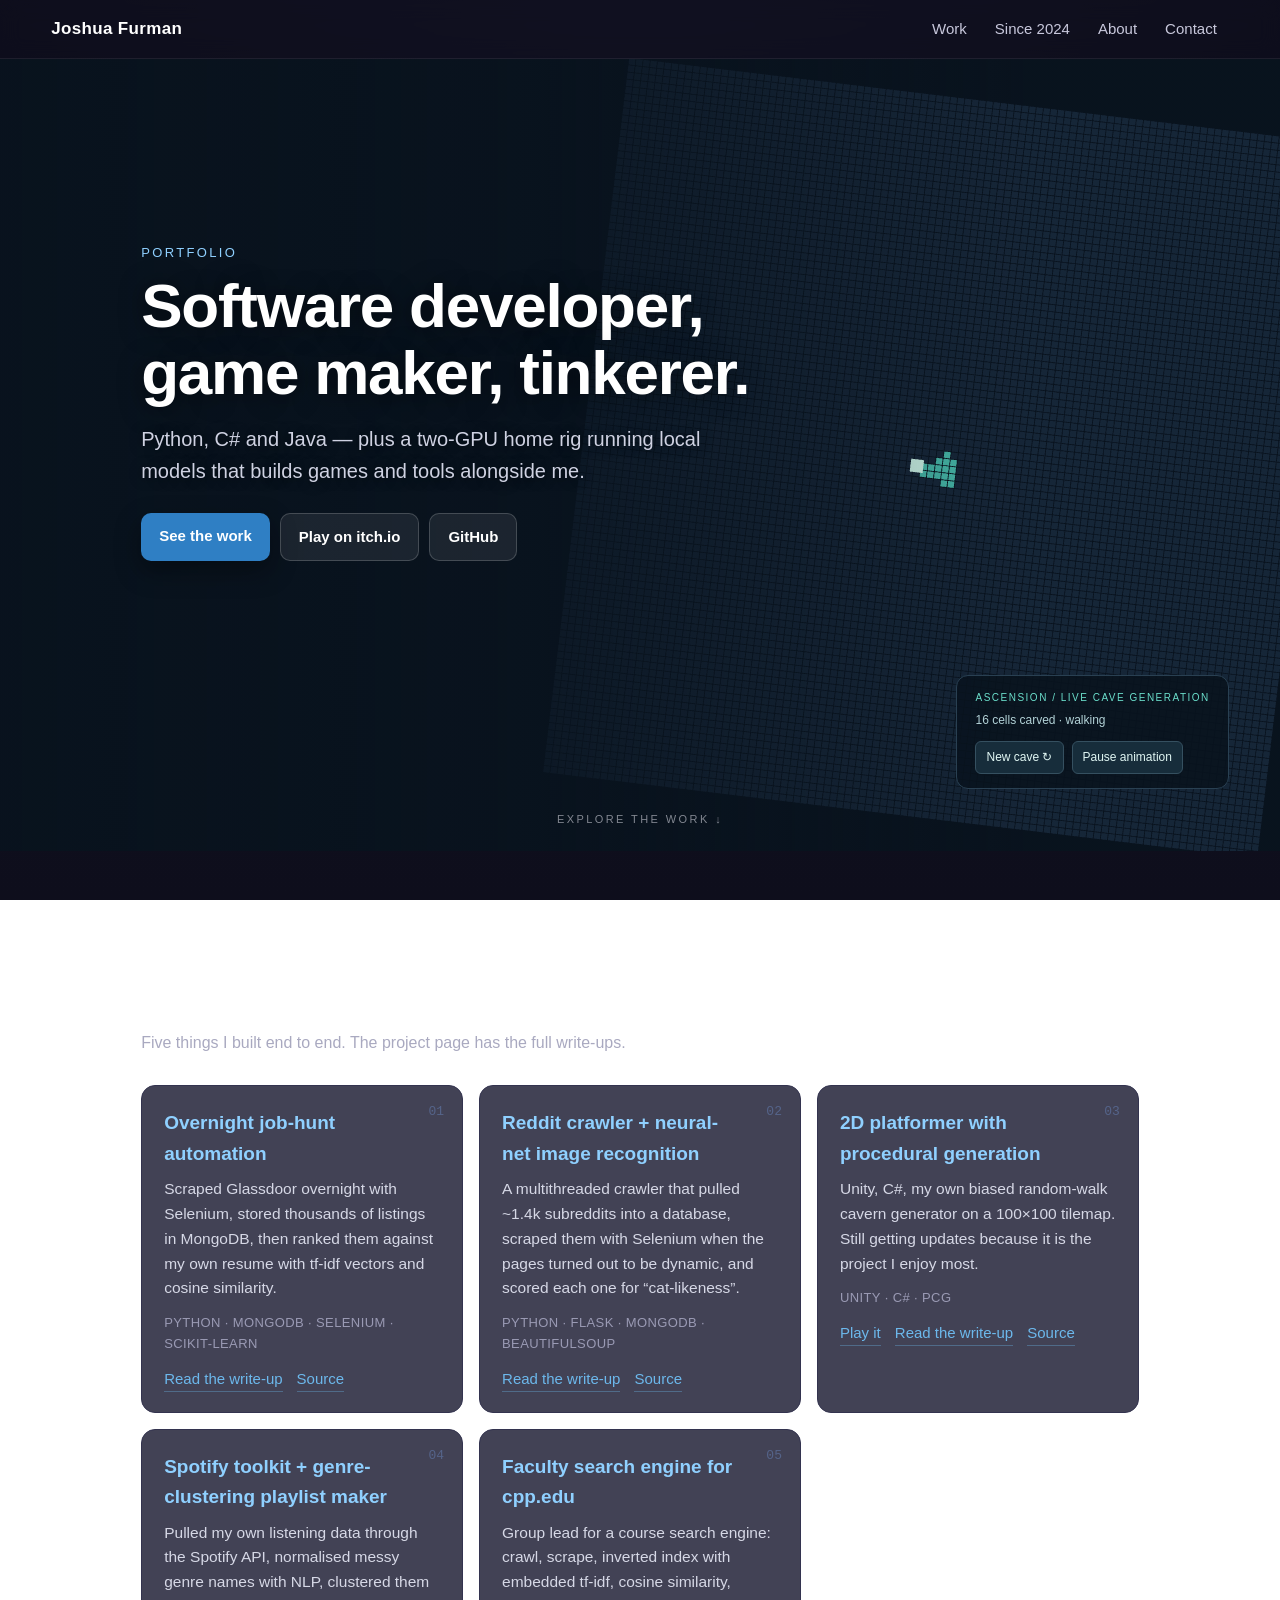
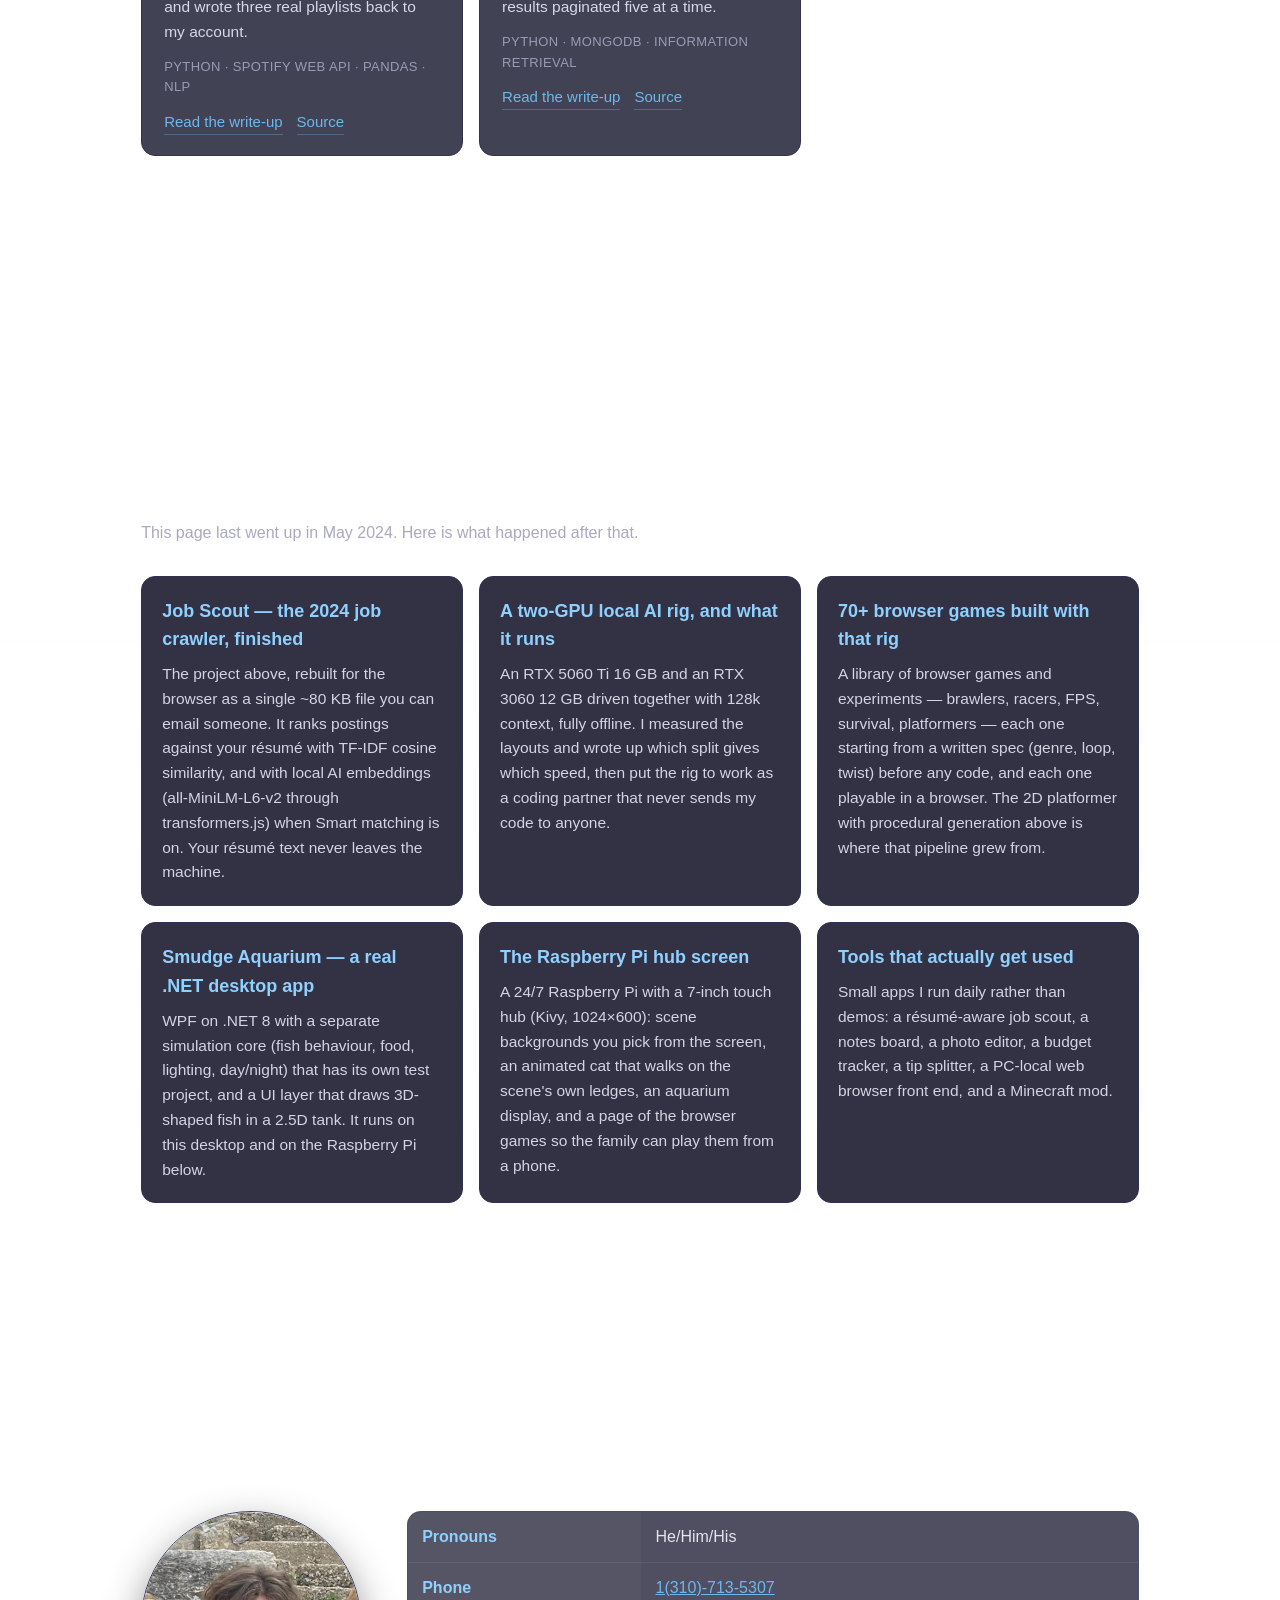
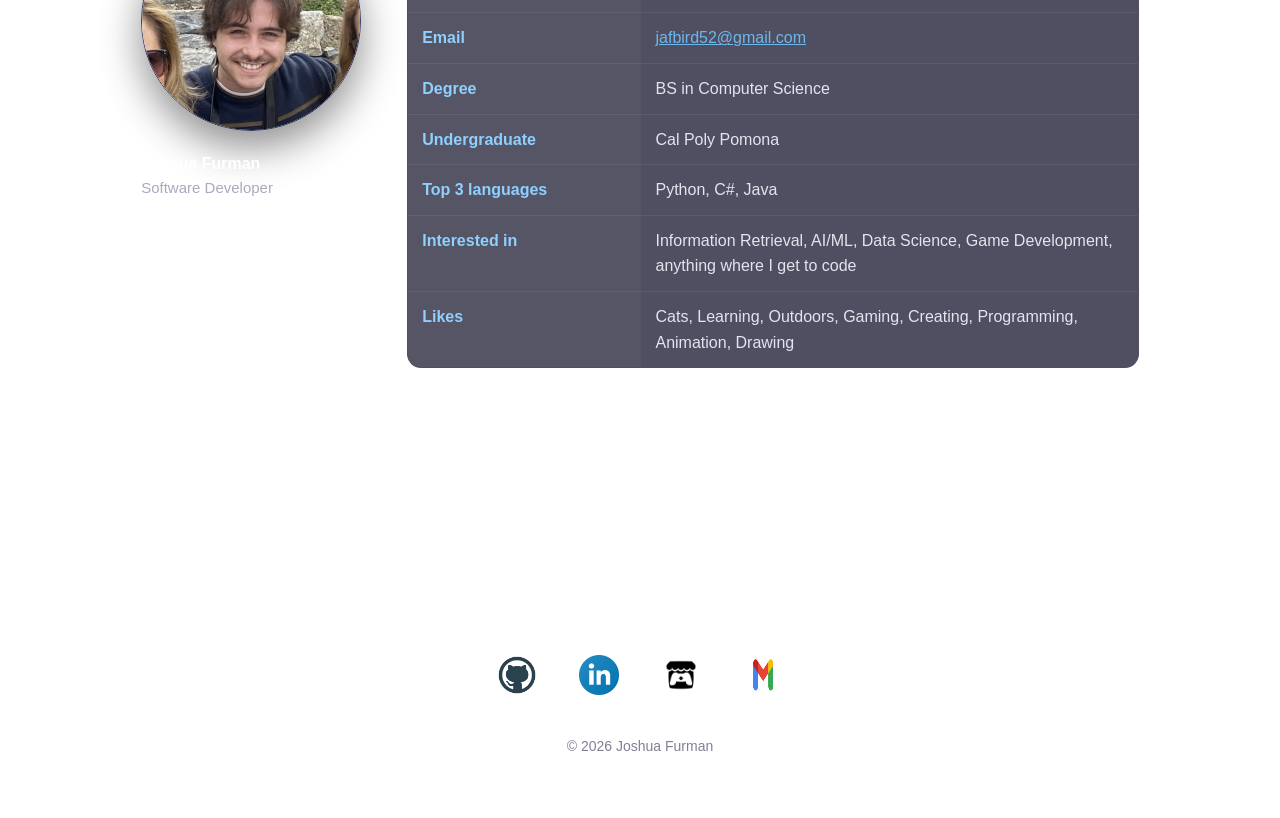
<file: index.html>
<!DOCTYPE html>
<html lang="en">
<head>
    <meta charset="UTF-8">
    <meta name="viewport" content="width=device-width, initial-scale=1.0">
    <meta name="description" content="Joshua Furman - software developer: Python, C#, Java, game development, procedural generation, and a local-AI build pipeline on a two-GPU home rig.">
    <meta property="og:title" content="Joshua Furman || Software Developer">
    <meta property="og:description" content="Projects, games, and the local-AI pipeline behind them.">
    <meta property="og:type" content="website">
    <meta property="og:image" content="https://jafurman.github.io/og-banner.webp">
    <meta name="twitter:card" content="summary_large_image">
    <meta property="og:url" content="https://jafurman.github.io/">
    <meta name="theme-color" content="#0c0c18">
    <link rel="canonical" href="https://jafurman.github.io/">
    <link rel="icon" type="image/png" href="favicon.png">
    <title>Joshua Furman || Software Developer</title>
    <link rel="stylesheet" type="text/css" href="style.css">
    <script>document.documentElement.className += ' js';</script>
    <script src="script.js" defer></script>
    <script type="importmap">
    { "imports": { "three": "./vendor/three.module.js" } }
    </script>
    <script type="module" src="hero3d.js"></script>
</head>

<body>

<div class="progress" id="progress" aria-hidden="true"></div>

<header class="topbar">
    <a class="brand" href="#top">Joshua Furman</a>
    <nav class="links">
        <a href="#work">Work</a>
        <a href="#since">Since 2024</a>
        <a href="#about">About</a>
        <a href="#contact">Contact</a>
    </nav>
</header>

<!-- the terrain canvas sits behind everything and the page scrolls over it -->
<div class="hero-rig" id="top">
    <div class="hero-canvas" id="hero" aria-hidden="true"></div>
    <div class="hero-inner">
        <p class="eyebrow">Portfolio</p>
        <h1>Software developer,<br>game maker, tinkerer.</h1>
        <p class="lede">Python, C# and Java &mdash; plus a two&#8209;GPU home rig running local models
           that builds games and tools alongside me.</p>
        <div class="cta">
            <a class="btn" href="#work">See the work</a>
            <a class="btn ghost" href="https://jafurman.itch.io/" target="_blank" rel="noopener">Play on itch.io</a>
            <a class="btn ghost" href="https://github.com/jafurman" target="_blank" rel="noopener">GitHub</a>
        </div>
    </div>
    <div class="walk-panel">
        <span class="walk-title">ASCENSION / LIVE CAVE GENERATION</span>
        <span id="walk-status">100 × 100 grid · center-out random walk</span>
        <div><button id="walk-reset" type="button">New cave ↻</button><button id="walk-pause" type="button" aria-pressed="false">Pause animation</button></div>
    </div>
    <a class="scroll-cue" href="#work">Explore the work ↓</a>
</div>

<main>

<section id="work" class="band">
    <h2 class="band-title reveal">Selected work</h2>
    <p class="band-sub reveal">Five things I built end to end. The project page has the full write-ups.</p>

    <div class="work-grid">
        <article class="work-card reveal" id="w1">
            <span class="num">01</span>
            <h3>Overnight job-hunt automation</h3>
            <p>Scraped Glassdoor overnight with Selenium, stored thousands of listings in MongoDB, then ranked them
               against my own resume with tf-idf vectors and cosine similarity.</p>
            <p class="stack">Python &middot; MongoDB &middot; Selenium &middot; scikit-learn</p>
            <p class="row"><a href="projects.html#p5">Read the write-up</a> <a href="https://github.com/jafurman/JobFinder" target="_blank" rel="noopener">Source</a></p>
        </article>

        <article class="work-card reveal" id="w2">
            <span class="num">02</span>
            <h3>Reddit crawler + neural-net image recognition</h3>
            <p>A multithreaded crawler that pulled ~1.4k subreddits into a database, scraped them with Selenium when
               the pages turned out to be dynamic, and scored each one for &ldquo;cat-likeness&rdquo;.</p>
            <p class="stack">Python &middot; Flask &middot; MongoDB &middot; BeautifulSoup</p>
            <p class="row"><a href="projects.html#p2">Read the write-up</a> <a href="https://github.com/jafurman/CatRedditCrawler-WebPage" target="_blank" rel="noopener">Source</a></p>
        </article>

        <article class="work-card reveal" id="w3">
            <span class="num">03</span>
            <h3>2D platformer with procedural generation</h3>
            <p>Unity, C#, my own biased random-walk cavern generator on a 100&times;100 tilemap. Still getting updates
               because it is the project I enjoy most.</p>
            <p class="stack">Unity &middot; C# &middot; PCG</p>
            <p class="row"><a href="https://jafurman.itch.io/9d" target="_blank" rel="noopener">Play it</a> <a href="projects.html#p1">Read the write-up</a> <a href="https://github.com/jafurman/2DPlatformer-with-Procedrual-Generation" target="_blank" rel="noopener">Source</a></p>
        </article>

        <article class="work-card reveal" id="w4">
            <span class="num">04</span>
            <h3>Spotify toolkit + genre-clustering playlist maker</h3>
            <p>Pulled my own listening data through the Spotify API, normalised messy genre names with NLP, clustered
               them and wrote three real playlists back to my account.</p>
            <p class="stack">Python &middot; Spotify Web API &middot; pandas &middot; NLP</p>
            <p class="row"><a href="projects.html#p3">Read the write-up</a> <a href="https://github.com/jafurman/SpotifyPlaylistMaker" target="_blank" rel="noopener">Source</a></p>
        </article>

        <article class="work-card reveal" id="w5">
            <span class="num">05</span>
            <h3>Faculty search engine for cpp.edu</h3>
            <p>Group lead for a course search engine: crawl, scrape, inverted index with embedded tf-idf, cosine
               similarity, results paginated five at a time.</p>
            <p class="stack">Python &middot; MongoDB &middot; information retrieval</p>
            <p class="row"><a href="projects.html#p4">Read the write-up</a> <a href="https://github.com/amehr2003/CS4250_Final_Project" target="_blank" rel="noopener">Source</a></p>
        </article>
    </div>

    <p class="band-foot reveal"><a class="btn ghost" href="projects.html">Long-form project page &rarr;</a></p>
</section>

<section id="since" class="band alt">
    <h2 class="band-title reveal">What I have been building since 2024</h2>
    <p class="band-sub reveal">This page last went up in May 2024. Here is what happened after that.</p>

    <div class="since-grid">
        <article class="since-card reveal">
            <h3>Job Scout &mdash; the 2024 job crawler, finished</h3>
            <p>The project above, rebuilt for the browser as a single ~80&nbsp;KB file you can email someone. It ranks
               postings against your r&eacute;sum&eacute; with TF-IDF cosine similarity, and with local AI embeddings
               (all-MiniLM-L6-v2 through transformers.js) when Smart matching is on. Your r&eacute;sum&eacute; text
               never leaves the machine.</p>
        </article>

        <article class="since-card reveal">
            <h3>A two-GPU local AI rig, and what it runs</h3>
            <p>An RTX 5060 Ti 16&nbsp;GB and an RTX 3060 12&nbsp;GB driven together with 128k context, fully offline.
               I measured the layouts and wrote up which split gives which speed, then put the rig to work as a coding
               partner that never sends my code to anyone.</p>
        </article>

        <article class="since-card reveal">
            <h3>70+ browser games built with that rig</h3>
            <p>A library of browser games and experiments &mdash; brawlers, racers, FPS, survival, platformers &mdash;
               each one starting from a written spec (genre, loop, twist) before any code, and each one playable in a
               browser. The 2D platformer with procedural generation above is where that pipeline grew from.</p>
        </article>

        <article class="since-card reveal">
            <h3>Smudge Aquarium &mdash; a real .NET desktop app</h3>
            <p>WPF on .NET 8 with a separate simulation core (fish behaviour, food, lighting, day/night) that has its
               own test project, and a UI layer that draws 3D-shaped fish in a 2.5D tank. It runs on this desktop and
               on the Raspberry Pi below.</p>
        </article>

        <article class="since-card reveal">
            <h3>The Raspberry Pi hub screen</h3>
            <p>A 24/7 Raspberry Pi with a 7-inch touch hub (Kivy, 1024&times;600): scene backgrounds you pick from the
               screen, an animated cat that walks on the scene's own ledges, an aquarium display, and a page of the
               browser games so the family can play them from a phone.</p>
        </article>

        <article class="since-card reveal">
            <h3>Tools that actually get used</h3>
            <p>Small apps I run daily rather than demos: a r&eacute;sum&eacute;-aware job scout, a notes board, a photo
               editor, a budget tracker, a tip splitter, a PC-local web browser front end, and a Minecraft mod.</p>
        </article>
    </div>
</section>

<section id="about" class="band">
    <h2 class="band-title reveal">Quick facts</h2>

    <div class="about-wrap reveal">
        <div class="portrait">
            <img src="headshot2.webp" alt="Joshua Furman" loading="lazy">
            <p class="who">Joshua Furman <span>Software Developer</span></p>
        </div>

        <table class="facts">
            <tr><th>Pronouns</th><td>He/Him/His</td></tr>
            <tr><th>Phone</th><td><a href="tel:13107135307">1(310)-713-5307</a></td></tr>
            <tr><th>Email</th><td><a href="mailto:jafbird52@gmail.com">jafbird52@gmail.com</a></td></tr>
            <tr><th>Degree</th><td>BS in Computer Science</td></tr>
            <tr><th>Undergraduate</th><td>Cal Poly Pomona</td></tr>
            <tr><th>Top 3 languages</th><td>Python, C#, Java</td></tr>
            <tr><th>Interested in</th><td>Information Retrieval, AI/ML, Data Science, Game Development, anything where I get to code</td></tr>
            <tr><th>Likes</th><td>Cats, Learning, Outdoors, Gaming, Creating, Programming, Animation, Drawing</td></tr>
        </table>
    </div>
</section>

<footer id="contact" class="footer">
    <h2 class="reveal">Say hello</h2>
    <div class="social reveal">
        <a href="https://github.com/jafurman" target="_blank" rel="noopener"><img src="githubIcon.webp" alt="GitHub"></a>
        <a href="https://www.linkedin.com/in/joshua-furman-7784221ab/" target="_blank" rel="noopener"><img src="linkedinIcon.webp" alt="LinkedIn"></a>
        <a href="https://jafurman.itch.io/" target="_blank" rel="noopener"><img src="itchIcon.webp" alt="itch.io"></a>
        <a href="mailto:jafbird52@gmail.com"><img src="gmailIcon.webp" alt="Email"></a>
    </div>
    <p class="fine">&copy; <span id="year">2026</span> Joshua Furman</p>
</footer>

</main>
</body>
</html>
</file>
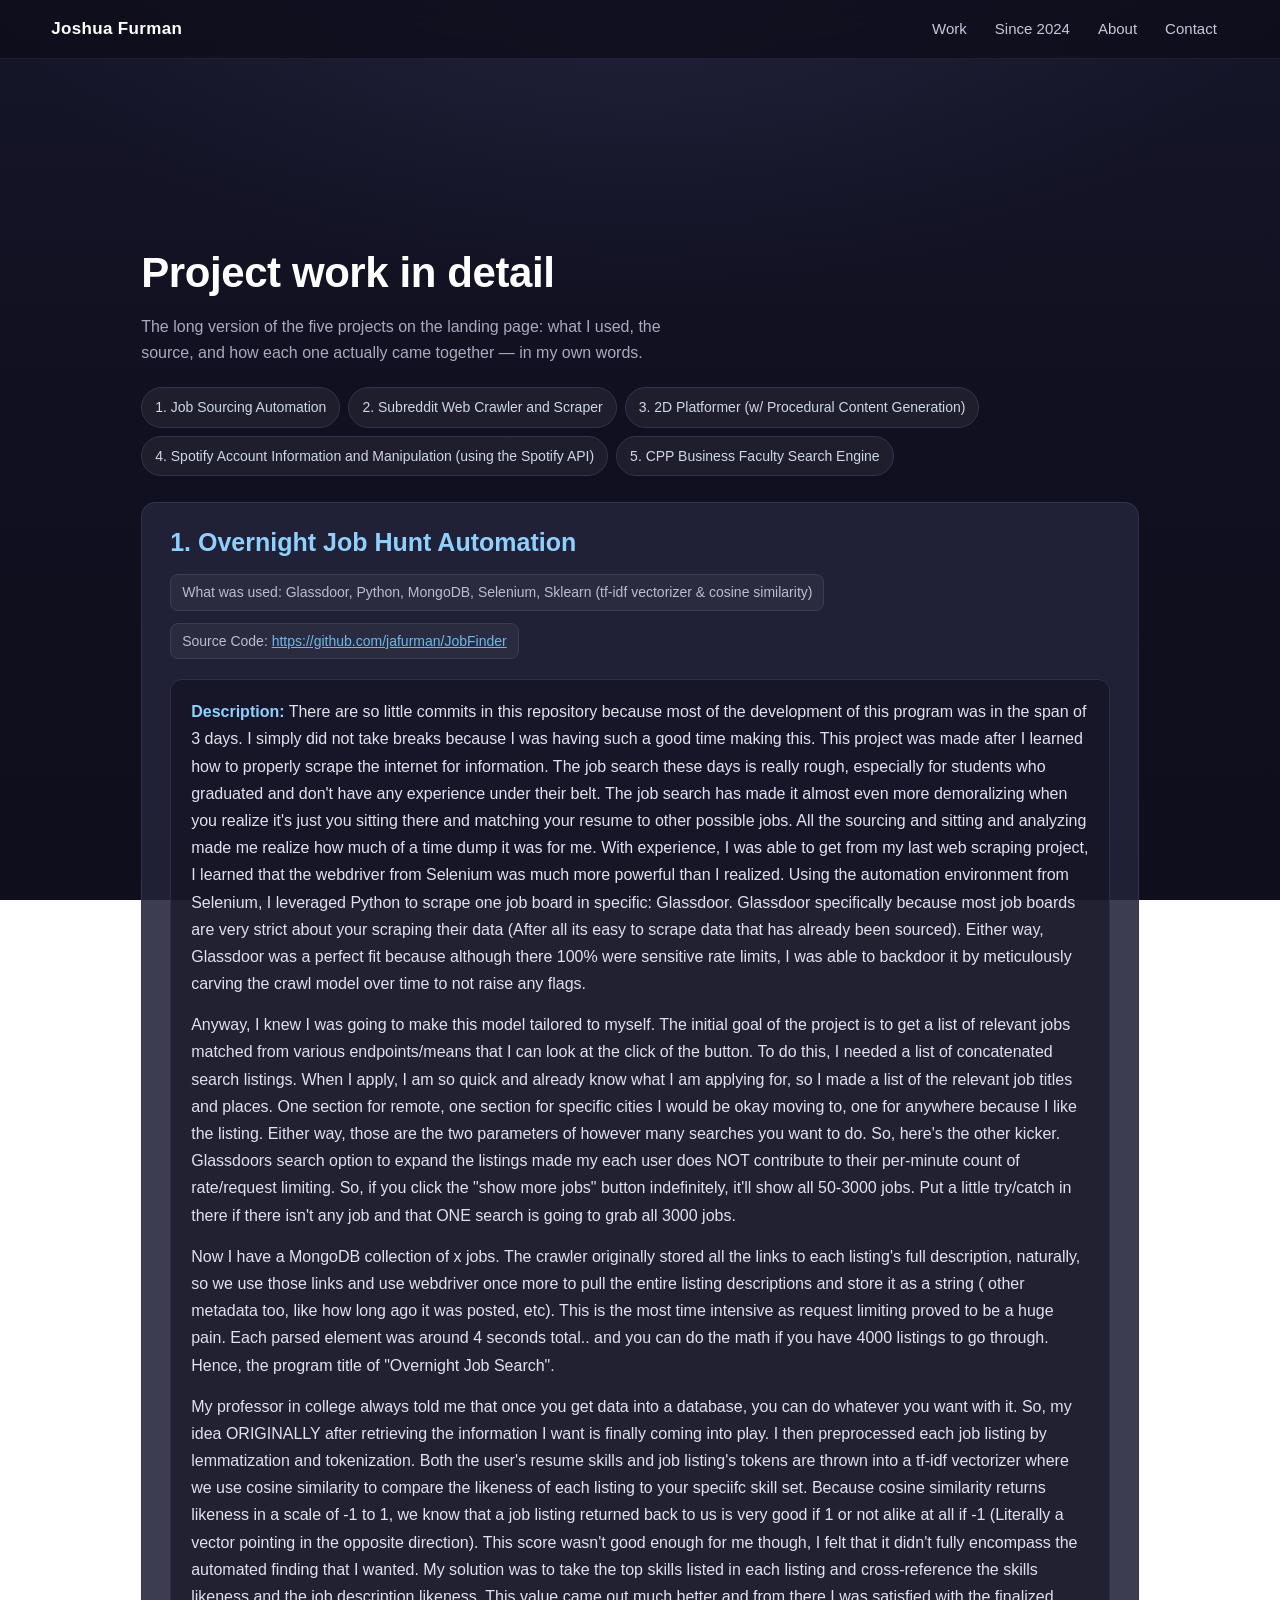
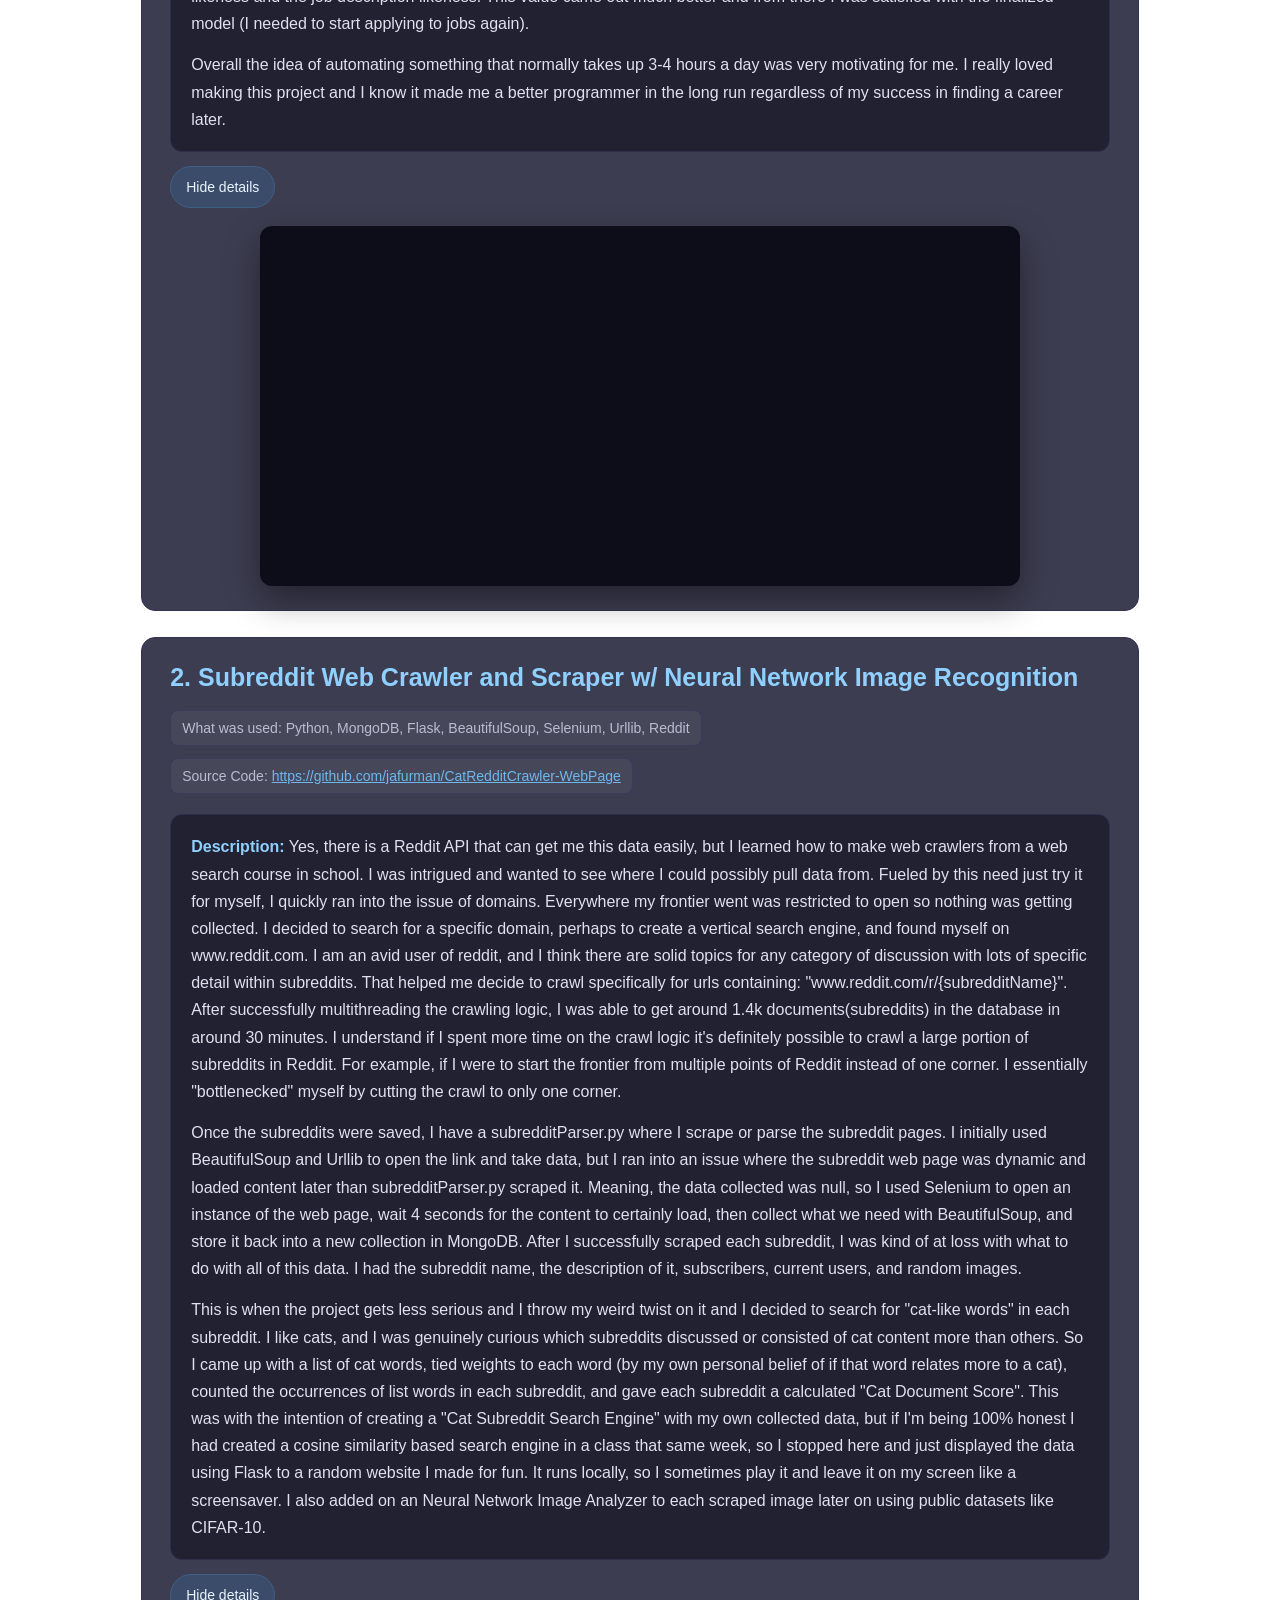
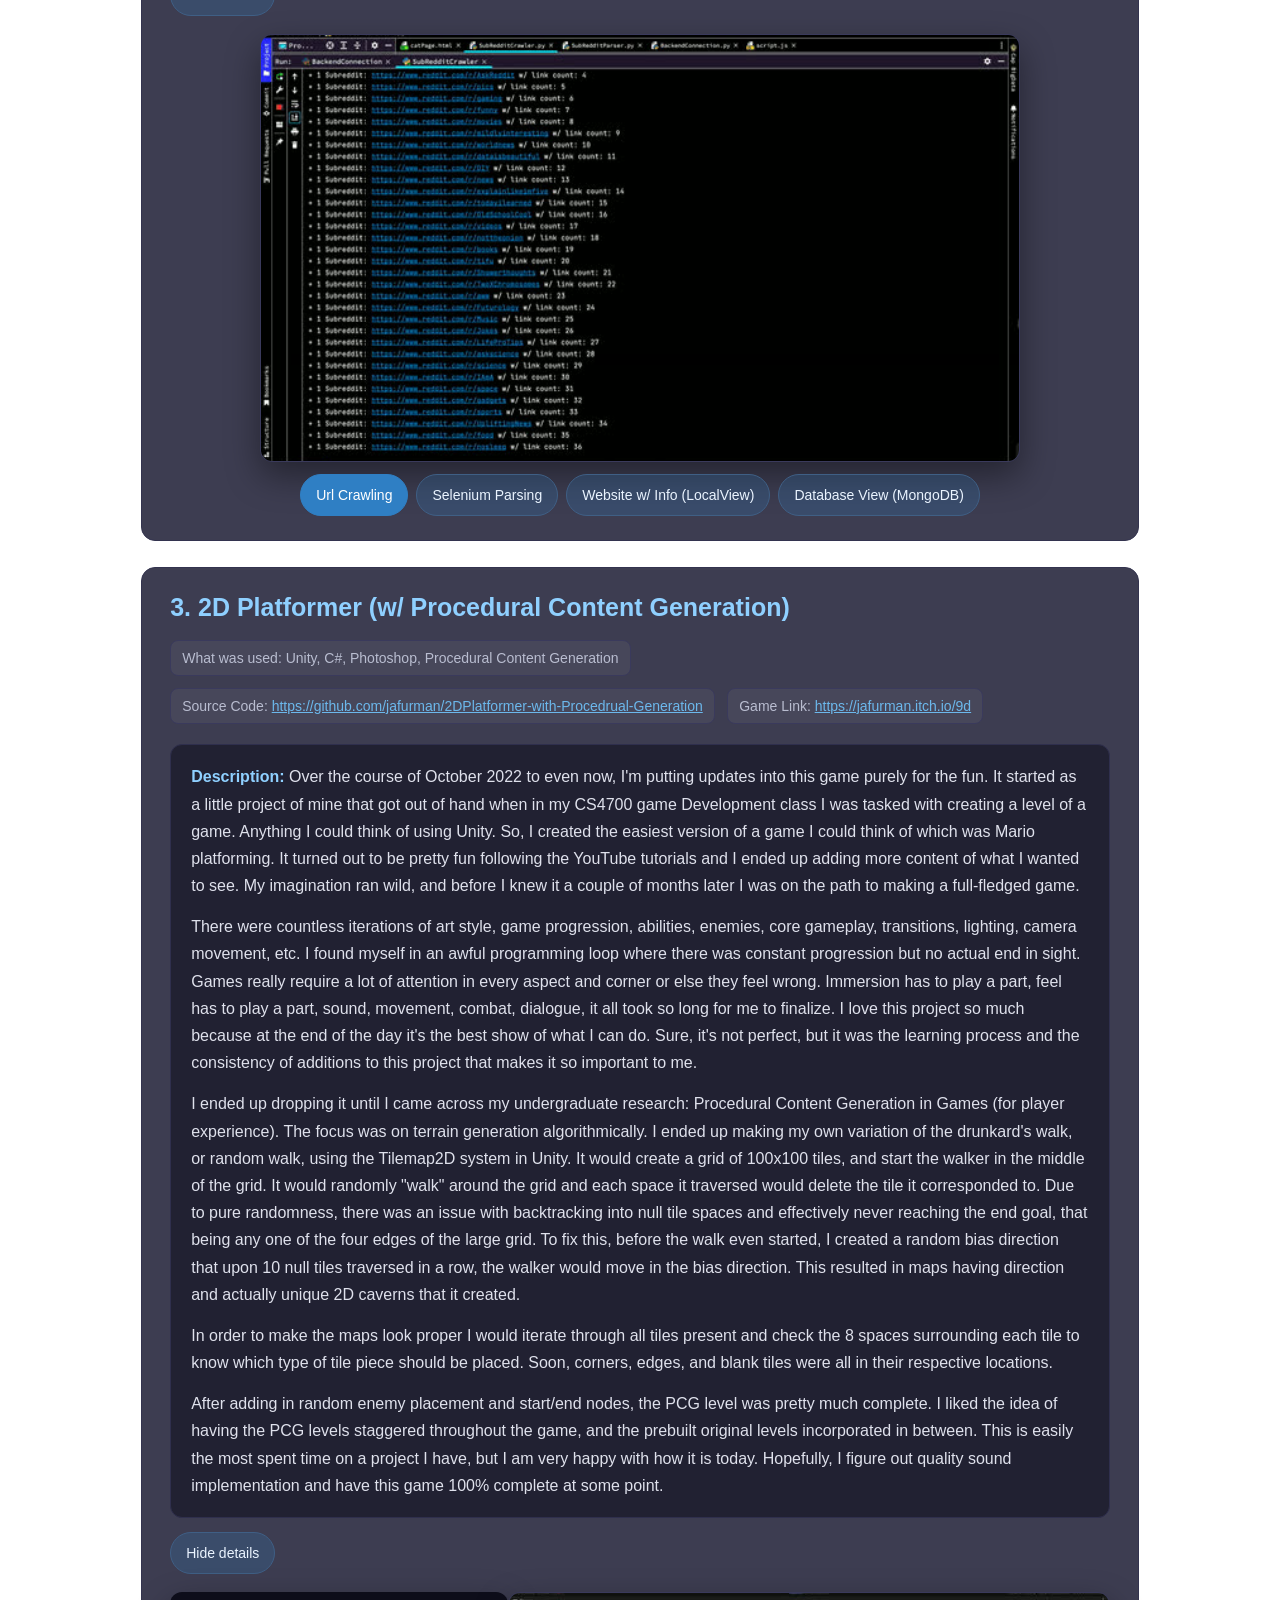
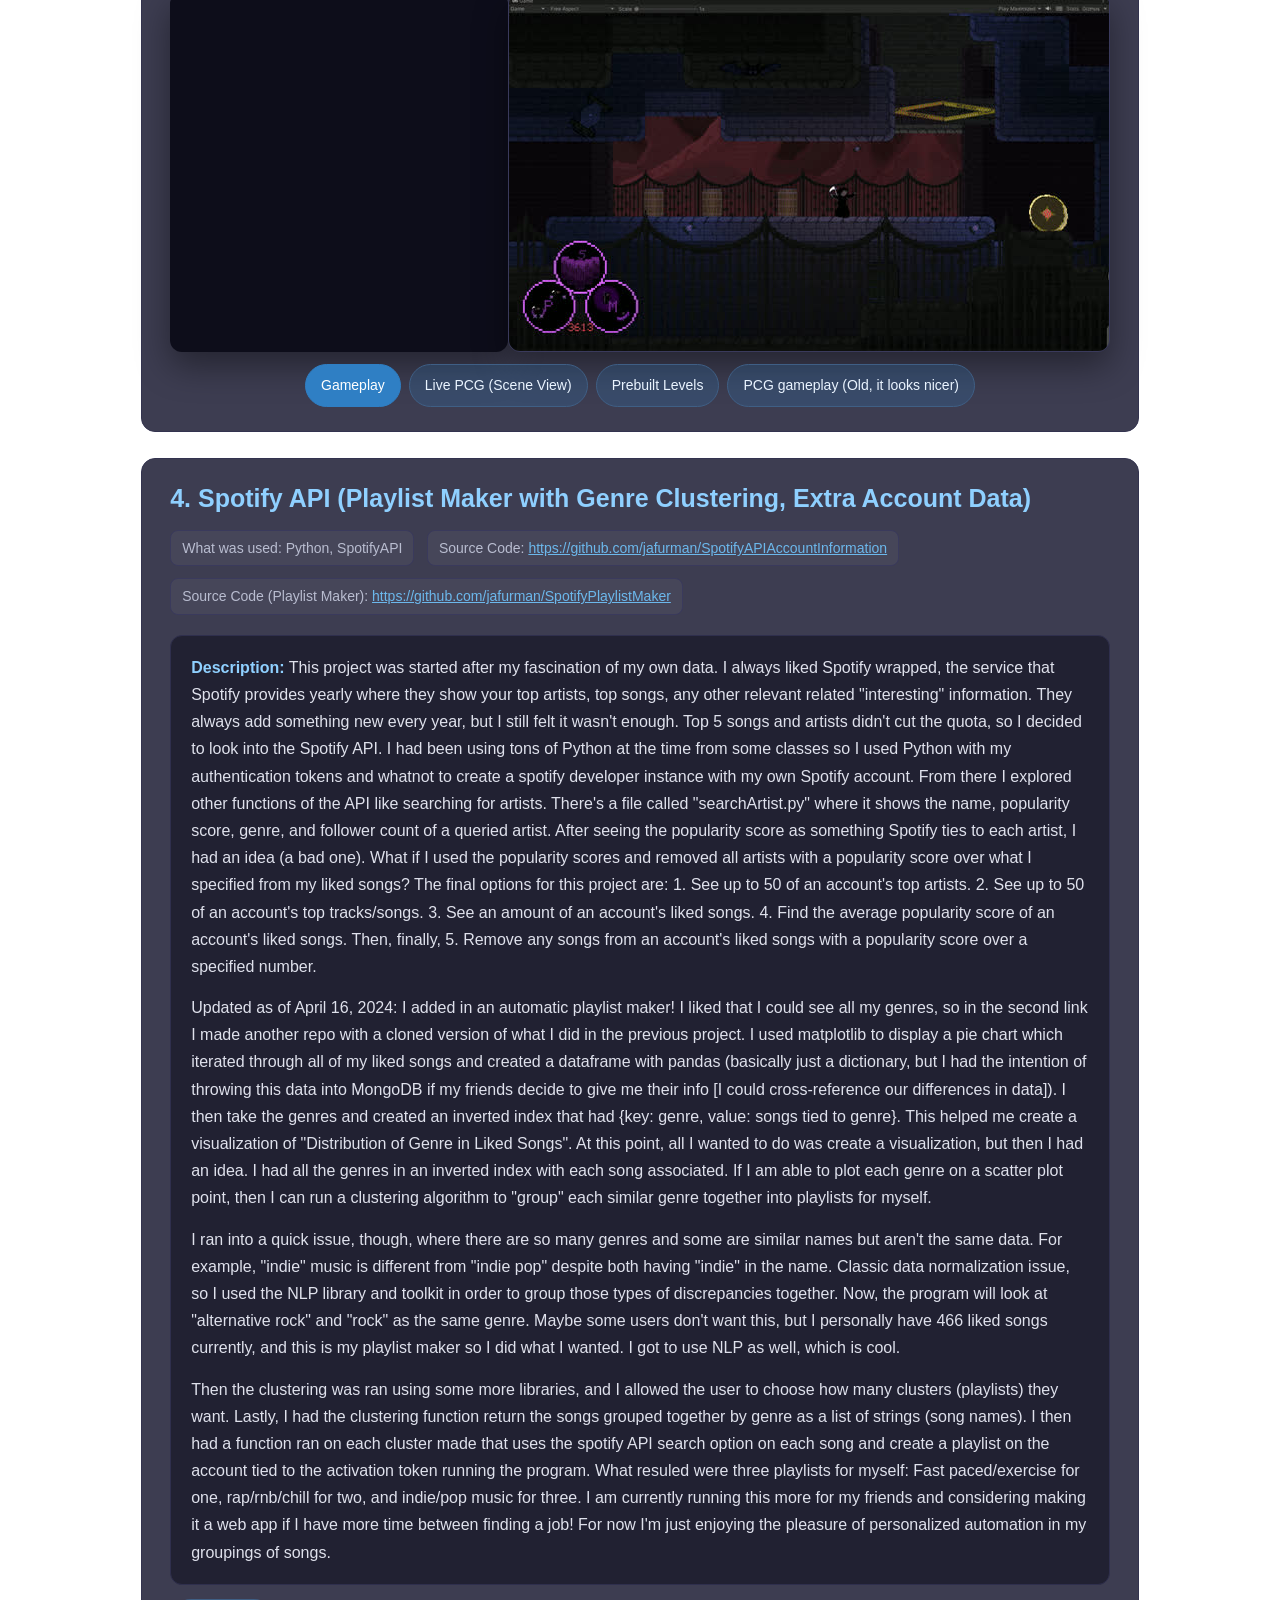
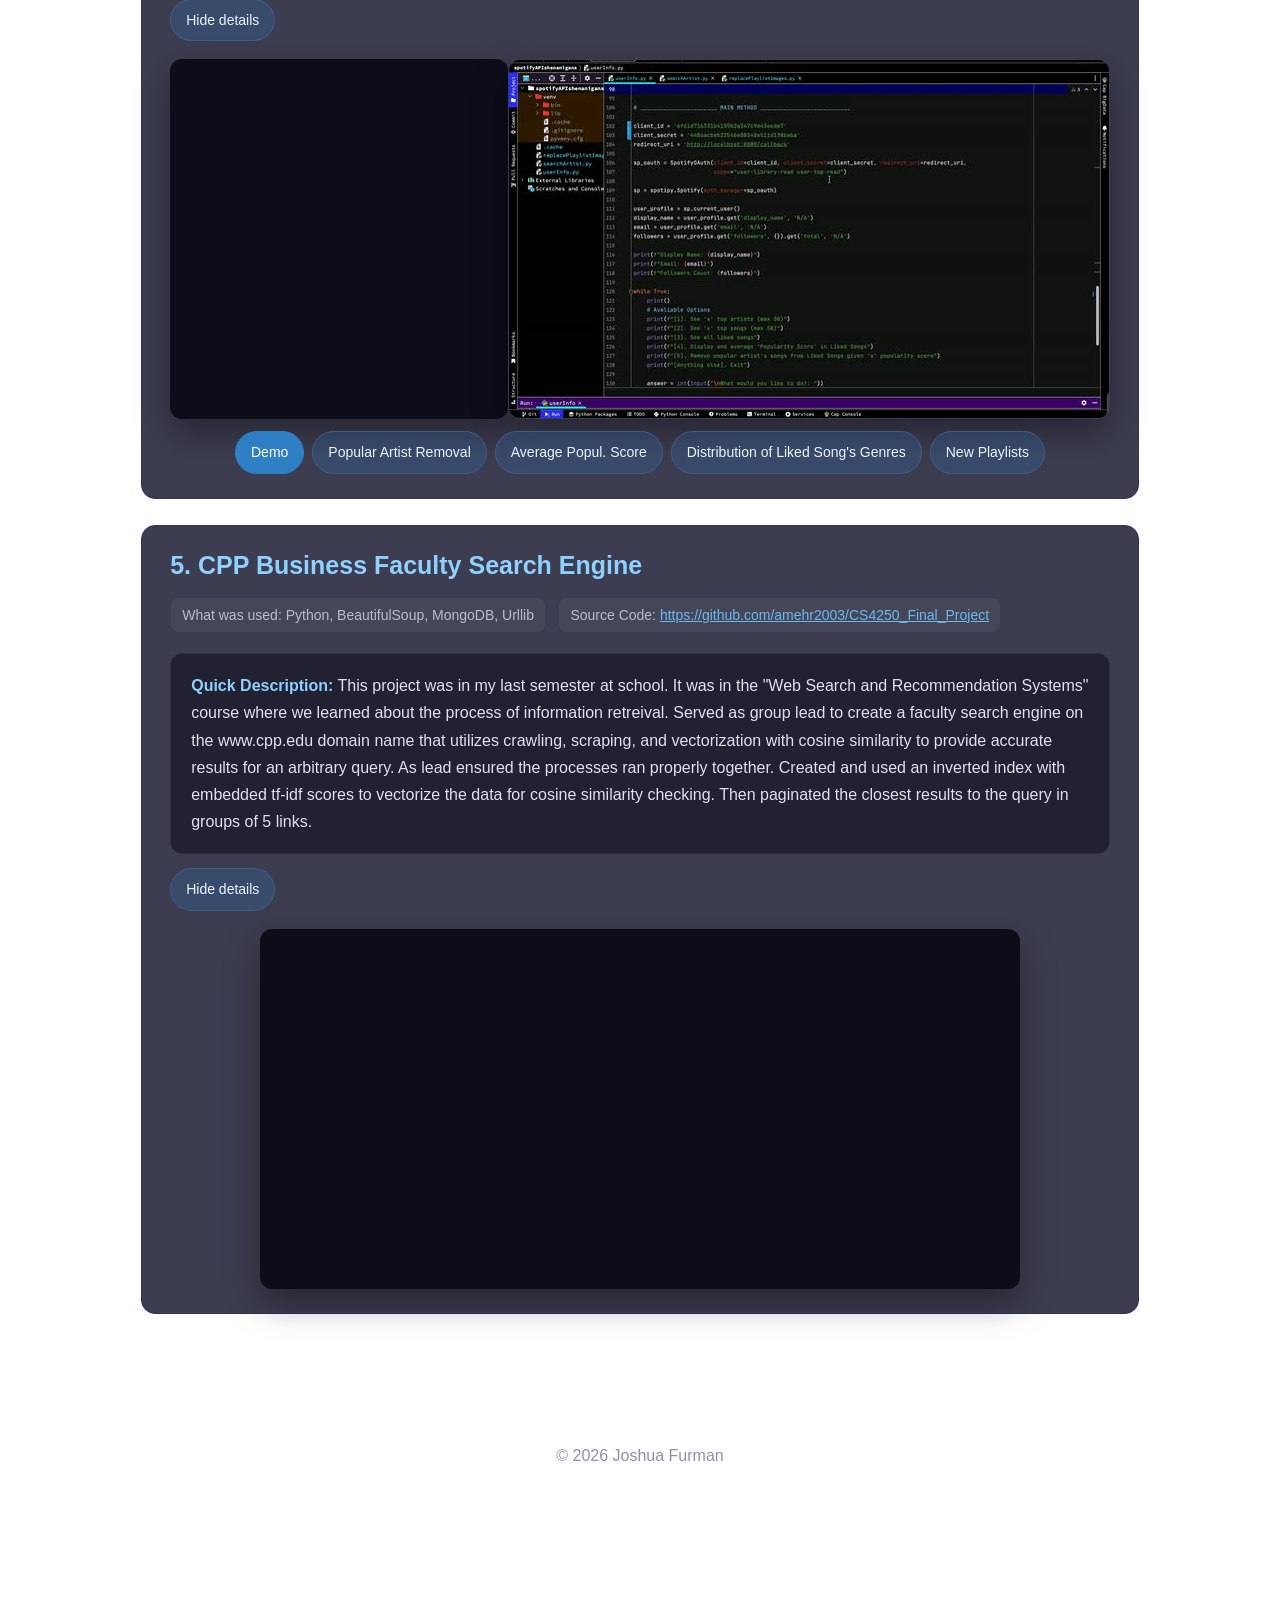
<file: projects.html>
<!DOCTYPE html>
<html lang="en">
<head>
    <meta charset="UTF-8">
    <meta name="viewport" content="width=device-width, initial-scale=1.0">
    <meta name="description" content="Joshua Furman's projects: job-matching automation, a Reddit crawler with neural-net image recognition, a 2D platformer with procedural generation, a Spotify API toolkit, and a faculty search engine.">
    <title>Projects || Joshua Furman</title>
    <meta name="theme-color" content="#0c0c18">
    <link rel="canonical" href="https://jafurman.github.io/projects.html">
    <link rel="icon" type="image/png" href="favicon.png">
    <link rel="stylesheet" type="text/css" href="style.css">
    <link rel="stylesheet" type="text/css" href="projectStyle.css">
    <script>document.documentElement.className += ' js';</script>
    <script src="projectScript.js" defer></script>
    <script src="script.js" defer></script>
</head>

<body>

<div class="progress" id="progress" aria-hidden="true"></div>

<header class="topbar">
    <a class="brand" href="index.html">Joshua Furman</a>
    <nav class="links">
        <a href="index.html#work">Work</a>
        <a href="index.html#since">Since 2024</a>
        <a href="index.html#about">About</a>
        <a href="index.html#contact">Contact</a>
    </nav>
</header>

<main class="band">

<div class="page-head reveal">
    <h1>Project work in detail</h1>
    <p>The long version of the five projects on the landing page: what I used, the source, and how each one actually
       came together &mdash; in my own words.</p>
</div>

<div class="directory reveal">
    <a href="#p5">1. Job Sourcing Automation</a>
    <a href="#p2">2. Subreddit Web Crawler and Scraper</a>
    <a href="#p1">3. 2D Platformer (w/ Procedural Content Generation)</a>
    <a href="#p3">4. Spotify Account Information and Manipulation (using the Spotify API)</a>
    <a href="#p4">5. CPP Business Faculty Search Engine</a>
</div>

<div class="project reveal" id="p5">
    <h3> 1. Overnight Job Hunt Automation</h3>
    <li>What was used: Glassdoor, Python, MongoDB, Selenium, Sklearn (tf-idf vectorizer & cosine similarity) </li>
    <li>Source Code: <a href="https://github.com/jafurman/JobFinder">https://github.com/jafurman/JobFinder</a></li>
    <div id="projectDescription5" class="case"><p><strong>Description:</strong>

        There are so little commits in this repository because most of the development of this program was in the span of 3 days.
        I simply did not take breaks because I was having such a good time making this. This project was made after I learned how
        to properly scrape the internet for information. The job search these days is really rough, especially for students who graduated
        and don't have any experience under their belt. The job search has made it almost even more demoralizing when you realize it's just
        you sitting there and matching your resume to other possible jobs. All the sourcing and sitting and analyzing made me realize how much of a
        time dump it was for me. With experience, I was able to get from my last web scraping project, I learned that the webdriver from
        Selenium was much more powerful than I realized. Using the automation environment from Selenium, I leveraged Python to scrape one job board in specific:
        Glassdoor. Glassdoor specifically because most job boards are very strict about your scraping their data (After all its easy to scrape data that has
        already been sourced). Either way, Glassdoor was a perfect fit because although there 100% were sensitive rate limits, I was able to backdoor it by
        meticulously carving the crawl model over time to not raise any flags.
        </p>

        <p>Anyway, I knew I was going to make this model tailored to myself. The initial goal of the project is to get a list of relevant jobs matched from various endpoints/means
        that I can look at the click of the button. To do this, I needed a list of concatenated search listings. When I apply, I am so quick and already know what I am applying for,
        so I made a list of the relevant job titles and places. One section for remote, one section for specific cities I would be okay moving to, one for anywhere because I like the listing.
        Either way, those are the two parameters of however many searches you want to do. So, here's the other kicker. Glassdoors search option to expand the listings made my each user
        does NOT contribute to their per-minute count of rate/request limiting. So, if you click the "show more jobs" button indefinitely, it'll show all 50-3000 jobs. Put a little try/catch in there
        if there isn't any job and that ONE search is going to grab all 3000 jobs.

        </p>

        <p>Now I have a MongoDB collection of x jobs. The crawler originally stored all the links to each listing's full description, naturally, so we use those links and use webdriver once more
        to pull the entire listing descriptions and store it as a string ( other metadata too, like how long ago it was posted, etc). This is the most time intensive as request limiting proved
        to be a huge pain. Each parsed element was around 4 seconds total.. and you can do the math if you have 4000 listings to go through. Hence, the program title of "Overnight Job Search".

        </p>

        <p>My professor in college always told me that once you get data into a database, you can do whatever you want with it. So, my idea ORIGINALLY after retrieving the information I want is finally
        coming into play. I then preprocessed each job listing by lemmatization and tokenization. Both the user's resume skills and job listing's tokens are thrown into a tf-idf vectorizer where we
        use cosine similarity to compare the likeness of each listing to your speciifc skill set. Because cosine similarity returns likeness in a scale of -1 to 1, we know that a job listing returned
        back to us is very good if 1 or not alike at all if -1 (Literally a vector pointing in the opposite direction). This score wasn't good enough for me though, I felt that it didn't fully encompass
        the automated finding that I wanted. My solution was to take the top skills listed in each listing and cross-reference the skills likeness and the job description likeness. This value came out much better
        and from there I was satisfied with the finalized model (I needed to start applying to jobs again).

        </p>

        <p>Overall the idea of automating something that normally takes up 3-4 hours a day was very motivating for me. I really loved making this project and I know it made me a better programmer in the long run
        regardless of my success in finding a career later.</p>
    </div>

    <div class="button">
        <button onclick="toggleDescription('projectDescription5')">Hide details</button>
    </div>

    <div class="project-images">
        <div class="video">
            <iframe width="640" height="360" src="https://www.youtube.com/embed/zuG7MLw_nHU?si=3AdZK0DcETiTTbP_" title="YouTube video player" frameborder="0" allow="accelerometer; autoplay; clipboard-write; encrypted-media; gyroscope; picture-in-picture; web-share" referrerpolicy="strict-origin-when-cross-origin" allowfullscreen></iframe>        </div>
    </div>

</div>

<div class="project reveal" id="p2">
    <h3> 2. Subreddit Web Crawler and Scraper w/ Neural Network Image Recognition</h3>
    <li>What was used: Python, MongoDB, Flask, BeautifulSoup, Selenium, Urllib, Reddit </li>
    <li>Source Code: <a href="https://github.com/jafurman/CatRedditCrawler-WebPage">https://github.com/jafurman/CatRedditCrawler-WebPage</a></li>
    <div id="projectDescription2" class="case"><p><strong>Description:</strong>

        Yes, there is a Reddit API that can get me this data easily, but I learned how to make web crawlers from a web search course in school. I was intrigued and wanted to see where I could
        possibly pull data from. Fueled by this need just try it for myself, I quickly ran into the issue of domains. Everywhere my frontier went was restricted to open so nothing was getting collected.
        I decided to search for a specific domain, perhaps to create a vertical search engine, and found myself on www.reddit.com. I am an avid user of reddit, and I think there are solid topics for any category
        of discussion with lots of specific detail within subreddits. That helped me decide to crawl specifically for urls containing: "www.reddit.com/r/{subredditName}". After successfully multithreading
        the crawling logic, I was able to get around 1.4k documents(subreddits) in the database in around 30 minutes. I understand if I spent more time on the crawl logic it's definitely possible to crawl a large portion
        of subreddits in Reddit. For example, if I were to start the frontier from multiple points of Reddit instead of one corner. I essentially "bottlenecked" myself by cutting the crawl to only one corner.
        </p>

        <p>Once the subreddits were saved, I have a subredditParser.py where I scrape or parse the subreddit pages. I initially used BeautifulSoup and Urllib to open the link and take data, but I ran into an issue
        where the subreddit web page was dynamic and loaded content later than subredditParser.py scraped it. Meaning, the data collected was null, so I used Selenium to open an instance of the web page,
        wait 4 seconds for the content to certainly load, then collect what we need with BeautifulSoup, and store it back into a new collection in MongoDB. After I successfully scraped each subreddit, I was kind
        of at loss with what to do with all of this data. I had the subreddit name, the description of it, subscribers, current users, and random images. </p>

        <p>This is when the project gets less serious and I throw my weird twist on it
        and I decided to search for "cat-like words" in each subreddit. I like cats, and I was genuinely curious which subreddits discussed or consisted of cat content more than others. So I came up with a list of cat words, tied weights
        to each word (by my own personal belief of if that word relates more to a cat), counted the occurrences of list words in each subreddit, and gave each subreddit a calculated "Cat Document Score". This was with the intention
        of creating a "Cat Subreddit Search Engine" with my own collected data, but if I'm being 100% honest I had created a cosine similarity based search engine in a class that same week, so I stopped here and just displayed
        the data using Flask to a random website I made for fun. It runs locally, so I sometimes play it and leave it on my screen like a screensaver. I also added on an Neural Network Image Analyzer to each scraped image later on using
        public datasets like CIFAR-10.</p>
    </div>
    <div class="button">
        <button onclick="toggleDescription('projectDescription2')">Hide details</button>
    </div>

    <div class="project-images">

        <video class="image" poster="crawl-poster.jpg" muted loop playsinline preload="none"><source src="crawl.mp4" type="video/mp4"></video>
        <video class="image" poster="parsing-poster.jpg" muted loop playsinline preload="none"><source src="parsing.mp4" type="video/mp4"></video>
        <video class="image" poster="website-poster.jpg" muted loop playsinline preload="none"><source src="website.mp4" type="video/mp4"></video>
        <video class="image" poster="database-poster.jpg" muted loop playsinline preload="none"><source src="database.mp4" type="video/mp4"></video>
    </div>
    <div class="buttons">
        <button onclick="toggleImage(0, this)">Url Crawling</button>
        <button onclick="toggleImage(1, this)">Selenium Parsing</button>
        <button onclick="toggleImage(2, this)">Website w/ Info (LocalView)</button>
        <button onclick="toggleImage(3, this)">Database View (MongoDB)</button>
    </div>
    </div>



<div class="project reveal" id="p1">
    <h3> 3. 2D Platformer (w/ Procedural Content Generation)</h3>
    <li>What was used: Unity, C#, Photoshop, Procedural Content Generation</li>
    <li>Source Code: <a href="https://github.com/jafurman/2DPlatformer-with-Procedrual-Generation">https://github.com/jafurman/2DPlatformer-with-Procedrual-Generation</a></li>
    <li>Game Link: <a href="https://jafurman.itch.io/9d">https://jafurman.itch.io/9d</a></li>
    <div id="projectDescription1" class="case"><p><strong>Description:</strong>

        Over the course of October 2022 to even now, I'm putting updates into this game purely for the fun. It started as a little project of mine that got out of hand when in my CS4700 game
        Development class I was tasked with creating a level of a game. Anything I could think of using Unity. So, I created the easiest version of a game I could think of which was Mario platforming.
        It turned out to be pretty fun following the YouTube tutorials and I ended up adding more content of what I wanted to see. My imagination ran wild, and before I knew it a couple of months later I was
        on the path to making a full-fledged game. </p>

        <p>There were countless iterations of art style, game progression, abilities, enemies, core gameplay, transitions, lighting, camera movement, etc. I found myself in
        an awful programming loop where there was constant progression but no actual end in sight. Games really require a lot of attention in every aspect and corner or else they feel wrong. Immersion has to play
        a part, feel has to play a part, sound, movement, combat, dialogue, it all took so long for me to finalize. I love this project so much because at the end of the day it's the best show of what I can do.
        Sure, it's not perfect, but it was the learning process and the consistency of additions to this project that makes it so important to me. </p>

        <p>I ended up dropping it until I came across my undergraduate research:
        Procedural Content Generation in Games (for player experience). The focus was on terrain generation algorithmically. I ended up making my own variation of the drunkard's walk, or random walk, using the Tilemap2D system
        in Unity. It would create a grid of 100x100 tiles, and start the walker in the middle of the grid. It would randomly "walk" around the grid and each space it traversed would delete the tile it corresponded to.
        Due to pure randomness, there was an issue with backtracking into null tile spaces and effectively never reaching the end goal, that being any one of the four edges of the large grid. To fix this, before the walk even started,
        I created a random bias direction that upon 10 null tiles traversed in a row, the walker would move in the bias direction. This resulted in maps having direction and actually unique 2D caverns that it created.
        </p>

        <p>In order to make the maps look proper I would iterate through all tiles present and check the 8 spaces surrounding each tile to know which type of tile piece should be placed. Soon, corners, edges, and blank tiles were
        all in their respective locations. </p>

        <p>After adding in random enemy placement and start/end nodes, the PCG level was pretty much complete. I liked the idea of having the PCG levels staggered throughout the game, and the prebuilt original
        levels incorporated in between. This is easily the most spent time on a project I have, but I am very happy with how it is today. Hopefully, I figure out quality sound implementation and have this game 100% complete at some point.</p>
    </div>
    <div class="button">
        <button onclick="toggleDescription('projectDescription1')">Hide details</button>
    </div>
    <div class="project-images">
        <div class="video">
            <iframe width="640" height="360" src="https://www.youtube.com/embed/-HV4VbS-93k?si=w_dfPLULxPOILY0T" title="YouTube video player" frameborder="0" allow="accelerometer; autoplay; clipboard-write; encrypted-media; gyroscope; picture-in-picture; web-share" referrerpolicy="strict-origin-when-cross-origin" allowfullscreen></iframe>
        </div>
        <video class="image" poster="gameplayExample-poster.jpg" muted loop playsinline preload="none"><source src="gameplayExample.mp4" type="video/mp4"></video>
        <video class="image" poster="pcgExample-poster.jpg" muted loop playsinline preload="none"><source src="pcgExample.mp4" type="video/mp4"></video>
        <video class="image" poster="levelExamples-poster.jpg" muted loop playsinline preload="none"><source src="levelExamples.mp4" type="video/mp4"></video>
        <video class="image" poster="PCGfinalExample-poster.jpg" muted loop playsinline preload="none"><source src="PCGfinalExample.mp4" type="video/mp4"></video>
    </div>

    <div class="buttons">
        <button onclick="toggleImage(0, this)">Gameplay</button>
        <button onclick="toggleImage(1, this)">Live PCG (Scene View)</button>
        <button onclick="toggleImage(2, this)">Prebuilt Levels</button>
        <button onclick="toggleImage(3, this)">PCG gameplay (Old, it looks nicer)</button>
    </div>

</div>

<div class="project reveal" id="p3">
    <h3> 4. Spotify API (Playlist Maker with Genre Clustering, Extra Account Data)</h3>
    <li>What was used: Python, SpotifyAPI</li>
    <li>Source Code: <a href="https://github.com/jafurman/SpotifyAPIAccountInformation">https://github.com/jafurman/SpotifyAPIAccountInformation</a></li>
    <li>Source Code (Playlist Maker): <a href="https://github.com/jafurman/SpotifyPlaylistMaker">https://github.com/jafurman/SpotifyPlaylistMaker</a></li>
    <div id="projectDescription3" class="case"><p><strong>Description:</strong>

        This project was started after my fascination of my own data. I always liked Spotify wrapped, the service that Spotify provides yearly where they
        show your top artists, top songs, any other relevant related "interesting" information. They always add something new every year, but I still felt
        it wasn't enough. Top 5 songs and artists didn't cut the quota, so I decided to look into the Spotify API. I had been using tons of Python at the time
        from some classes so I used Python with my authentication tokens and whatnot to create a spotify developer instance with my own Spotify account. From there
        I explored other functions of the API like searching for artists. There's a file called "searchArtist.py" where it shows the name, popularity score, genre, and follower
        count of a queried artist. After seeing the popularity score as something Spotify ties to each artist, I had an idea (a bad one). What if I used the popularity scores and removed
        all artists with a popularity score over what I specified from my liked songs? The final options for this project are: 1. See up to 50 of an account's top artists. 2. See up to 50
        of an account's top tracks/songs. 3. See an amount of an account's liked songs. 4. Find the average popularity score of an account's liked songs. Then, finally, 5.
        Remove any songs from an account's liked songs with a popularity score over a specified number.</p>

        <p>Updated as of April 16, 2024: I added in an automatic playlist maker! I liked that I could see all my genres, so in the second link I made another repo with a cloned version of
        what I did in the previous project. I used matplotlib to display a pie chart which iterated through all of my liked songs and created a dataframe with pandas (basically just a
        dictionary, but I had the intention of throwing this data into MongoDB if my friends decide to give me their info [I could cross-reference our differences in data]). I then take
        the genres and created an inverted index that had {key: genre, value: songs tied to genre}. This helped me create a visualization of "Distribution of Genre in Liked Songs". At
        this point, all I wanted to do was create a visualization, but then I had an idea. I had all the genres in an inverted index with each song associated. If I am able to plot
        each genre on a scatter plot point, then I can run a clustering algorithm to "group" each similar genre together into playlists for myself. </p>

        <p>I ran into a quick issue, though, where
        there are so many genres and some are similar names but aren't the same data. For example, "indie" music is different from "indie pop" despite both having "indie" in the name. Classic
        data normalization issue, so I used the NLP library and toolkit in order to group those types of discrepancies together. Now, the program will look at "alternative rock" and "rock" as
        the same genre. Maybe some users don't want this, but I personally have 466 liked songs currently, and this is my playlist maker so I did what I wanted. I got to use NLP as well, which
        is cool. </p>

        <p>Then the clustering was ran using some more libraries, and I allowed the user to choose how many clusters (playlists) they want. Lastly, I had the clustering function return the
        songs grouped together by genre as a list of strings (song names). I then had a function ran on each cluster made that uses the spotify API search option on each song and create a
        playlist on the account tied to the activation token running the program. What resuled were three playlists for myself: Fast paced/exercise for one, rap/rnb/chill for two, and indie/pop
        music for three. I am currently running this more for my friends and considering making it a web app if I have more time between finding a job! For now I'm just enjoying the pleasure of
        personalized automation in my groupings of songs.</p>
    </div>

    <div class="button">
    <button onclick="toggleDescription('projectDescription3')">Hide details</button>
    </div>

    <div class="project-images">
        <div class="video">
            <iframe width="640" height="360" src="https://www.youtube.com/embed/c7KTDTEWxUE?si=SSfgxfel_5XRBfb1" title="YouTube video player" frameborder="0" allow="accelerometer; autoplay; clipboard-write; encrypted-media; gyroscope; picture-in-picture; web-share" referrerpolicy="strict-origin-when-cross-origin" allowfullscreen></iframe>
        </div>
        <video class="image" poster="menuExampleSpotify-poster.jpg" muted loop playsinline preload="none"><source src="menuExampleSpotify.mp4" type="video/mp4"></video>
        <img src="example.webp" alt="Project Image 10" class="image" loading="lazy">
        <video class="image" poster="4SpotExample-poster.jpg" muted loop playsinline preload="none"><source src="4SpotExample.mp4" type="video/mp4"></video>
        <img src="disLikedGenres.webp" alt="Project Image 12" class="image" loading="lazy">
        <img src="Playlists.webp" alt="Project Image 13" class="image" loading="lazy">
    </div>

    <div class="buttons">
        <button onclick="toggleImage(0, this)">Demo</button>
        <button onclick="toggleImage(1, this)">Popular Artist Removal</button>
        <button onclick="toggleImage(2, this)">Average Popul. Score</button>
        <button onclick="toggleImage(3, this)">Distribution of Liked Song's Genres</button>
        <button onclick="toggleImage(4, this)">New Playlists</button>
    </div>
</div>

<div class="project reveal" id="p4">
    <h3> 5. CPP Business Faculty Search Engine</h3>
    <li>What was used: Python, BeautifulSoup, MongoDB, Urllib</li>
    <li>Source Code: <a href="https://github.com/amehr2003/CS4250_Final_Project">https://github.com/amehr2003/CS4250_Final_Project</a></li>
    <div id="projectDescription4" class="case"><p><strong>Quick Description:</strong>

        This project was in my last semester at school. It was in the "Web Search and Recommendation Systems" course where we learned about
        the process of information retreival. Served as group lead to create a faculty search engine on the www.cpp.edu domain name that utilizes
        crawling, scraping, and vectorization with cosine similarity to provide accurate results for an arbitrary query. As lead ensured the
        processes ran properly together. Created and used an inverted index with embedded tf-idf scores to vectorize the data for cosine similarity checking.
        Then paginated the closest results to the query in groups of 5 links.</p>
    </div>
    <div class="button">
        <button onclick="toggleDescription('projectDescription4')">Hide details</button>
        </div>
    <div class="project-images">
        <div class="video">
            <iframe width="640" height="360" src="https://www.youtube.com/embed/ghPWsClkiRM?si=F9x_9_5tJDhaaTa5" title="YouTube video player" frameborder="0" allow="accelerometer; autoplay; clipboard-write; encrypted-media; gyroscope; picture-in-picture; web-share" referrerpolicy="strict-origin-when-cross-origin" allowfullscreen></iframe>
        </div>
    </div>
</div>

<div class="page-foot reveal">
    <p><a class="btn ghost" href="index.html">&larr; Back to the landing page</a></p>
    <p>&copy; <span id="year">2026</span> Joshua Furman</p>
</div>

</main>
</body>
</html>
</file>
<file: style.css>
/* Joshua Furman — portfolio. One design system, fluid widths, no fixed pixel boxes
   (a fixed width plus padding is what made the old page wider than a phone). */

*, *::before, *::after { box-sizing: border-box; }

html {
    scroll-behavior: smooth;
    -webkit-text-size-adjust: 100%;
}

body {
    margin: 0;
    font-family: -apple-system, BlinkMacSystemFont, "Segoe UI", Roboto, Arial, sans-serif;
    color: #e8e8f0;
    background:
        radial-gradient(1100px 620px at 50% -10%, #22223c 0%, rgba(34,34,60,0) 62%),
        linear-gradient(180deg, #16162a 0%, #101020 45%, #0e0e1c 100%);
    background-attachment: fixed;
    line-height: 1.6;
    overflow-x: hidden;
}

a { color: #6cb8ec; }
a:hover { color: #a8dcff; }

h1, h2, h3, p { margin: 0; }

/* hard guards: nothing may be wider than the screen */
img, video, iframe, canvas, table { max-width: 100%; }
body > * { max-width: 100vw; }

/* ---- scroll progress + sticky nav ---------------------------------------- */
.progress {
    position: fixed;
    top: 0;
    left: 0;
    height: 2px;
    width: 0;
    background: linear-gradient(90deg, #2f7fc4, #8fd0ff);
    z-index: 30;
}

.topbar {
    position: sticky;
    top: 0;
    z-index: 20;
    display: flex;
    align-items: center;
    justify-content: space-between;
    gap: 12px;
    flex-wrap: wrap;
    padding: 10px max(18px, 4vw);
    background: rgba(12, 12, 24, 0.72);
    backdrop-filter: blur(10px);
    -webkit-backdrop-filter: blur(10px);
    border-bottom: 1px solid rgba(255, 255, 255, 0.07);
    transition: background 0.3s ease;
}

.topbar.solid { background: rgba(10, 10, 20, 0.94); }

.brand {
    font-weight: 700;
    letter-spacing: 0.02em;
    color: #fff;
    text-decoration: none;
    font-size: 17px;
}

.links {
    display: flex;
    flex-wrap: wrap;
    gap: 4px;
}

.links a {
    color: #c8c8dc;
    text-decoration: none;
    font-size: 15px;
    padding: 7px 12px;
    border-radius: 999px;
    transition: background 0.2s ease, color 0.2s ease;
}

.links a:hover { background: rgba(255, 255, 255, 0.08); color: #fff; }

.links a.active { background: rgba(47, 127, 196, 0.28); color: #cbe9ff; }

/* ---- hero ---------------------------------------------------------------- */
.hero-rig {
    position: relative;
    min-height: 88vh;
    display: flex;
    align-items: center;
    isolation: isolate;
    overflow: hidden;
}

.hero-canvas {
    position: absolute;
    inset: 0;
    z-index: -1;
    background: url('og-banner.webp') center 42% / cover no-repeat;
}

.hero-canvas canvas {
    position: absolute;
    inset: 0;
    width: 100%;
    height: 100%;
    display: block;
}

/* no 3D (phone, reduced motion, no WebGL): the still image is already the background */
.hero-canvas.still canvas { display: none; }

.hero-inner {
    width: 100%;
    max-width: 1100px;
    margin: 0 auto;
    padding: 84px max(18px, 4vw) 96px;
}

.eyebrow {
    font-size: 13px;
    letter-spacing: 0.18em;
    text-transform: uppercase;
    color: #8fd0ff;
    margin-bottom: 10px;
}

.hero-inner h1 {
    font-size: clamp(30px, 6.2vw, 62px);
    line-height: 1.08;
    letter-spacing: -0.02em;
    color: #fff;
    text-shadow: 0 2px 24px rgba(0, 0, 0, 0.55);
}

.lede {
    margin-top: 16px;
    max-width: 52ch;
    font-size: clamp(16px, 2.1vw, 20px);
    color: #cfd2e2;
    text-shadow: 0 1px 12px rgba(0, 0, 0, 0.6);
}

.cta {
    margin-top: 26px;
    display: flex;
    flex-wrap: wrap;
    gap: 10px;
}

.btn {
    display: inline-block;
    padding: 11px 18px;
    border-radius: 10px;
    background: #2f7fc4;
    color: #fff;
    text-decoration: none;
    font-weight: 600;
    font-size: 15px;
    box-shadow: 0 10px 26px rgba(0, 0, 0, 0.35);
    transition: transform 0.18s ease, background 0.18s ease;
}

.btn:hover { background: #3d93dd; color: #fff; transform: translateY(-2px); }

.btn.ghost {
    background: rgba(255, 255, 255, 0.08);
    border: 1px solid rgba(255, 255, 255, 0.18);
    box-shadow: none;
}

.btn.ghost:hover { background: rgba(255, 255, 255, 0.16); }

.scroll-cue {
    position: absolute;
    left: 50%;
    bottom: 22px;
    transform: translateX(-50%);
    font-size: 11px;
    letter-spacing: 0.22em;
    text-transform: uppercase;
    color: rgba(232, 232, 240, 0.55);
}

.scroll-cue span { display: block; animation: drift 2.4s ease-in-out infinite; }

@keyframes drift {
    0%, 100% { transform: translateY(0); opacity: 0.55; }
    50% { transform: translateY(7px); opacity: 1; }
}

/* ---- sections ------------------------------------------------------------ */
.band {
    width: 100%;
    max-width: 1100px;
    margin: 0 auto;
    padding: clamp(56px, 9vw, 110px) max(18px, 4vw);
}

.band.alt {
    width: 100%;
    max-width: none;
    padding-left: 0;
    padding-right: 0;
    background: linear-gradient(180deg, rgba(255,255,255,0.03), rgba(255,255,255,0));
    border-top: 1px solid rgba(255, 255, 255, 0.06);
    border-bottom: 1px solid rgba(255, 255, 255, 0.06);
}

.band.alt > * {
    width: 100%;
    max-width: 1100px;
    margin-left: auto;
    margin-right: auto;
    padding-left: max(18px, 4vw);
    padding-right: max(18px, 4vw);
}

.band-title {
    font-size: clamp(24px, 4vw, 38px);
    color: #fff;
    letter-spacing: -0.01em;
}

.band-sub {
    margin-top: 8px;
    color: #a9a9c0;
    max-width: 60ch;
}

.band-foot { margin-top: 26px; }

/* ---- selected work ------------------------------------------------------- */
.work-grid {
    margin-top: 30px;
    display: grid;
    grid-template-columns: repeat(auto-fit, minmax(min(100%, 320px), 1fr));
    gap: 16px;
}

.work-card {
    position: relative;
    padding: 22px 22px 20px;
    background: rgba(35, 35, 58, 0.86);
    border: 1px solid #33334f;
    border-radius: 14px;
    transition: transform 0.25s ease, border-color 0.25s ease, box-shadow 0.25s ease;
}

.work-card:hover {
    transform: translateY(-4px);
    border-color: #4a5f80;
    box-shadow: 0 18px 40px rgba(0, 0, 0, 0.4);
}

.work-card .num {
    position: absolute;
    top: 16px;
    right: 18px;
    font-family: ui-monospace, "Cascadia Mono", Consolas, monospace;
    font-size: 13px;
    color: #55648a;
}

.work-card h3 {
    font-size: 19px;
    color: #8fd0ff;
    margin-bottom: 8px;
    padding-right: 34px;
}

.work-card p { font-size: 15.5px; color: #d6d8e6; }

.work-card .stack {
    margin-top: 12px;
    font-size: 13px;
    letter-spacing: 0.03em;
    color: #9a9ab4;
    text-transform: uppercase;
}

.work-card .row { margin-top: 12px; display: flex; flex-wrap: wrap; gap: 8px 14px; }

.work-card .row a {
    font-size: 15px;
    text-decoration: none;
    border-bottom: 1px solid rgba(108, 184, 236, 0.35);
}

.work-card .row a:hover { border-bottom-color: #a8dcff; }

/* ---- since 2024 ---------------------------------------------------------- */
.since-grid {
    margin-top: 30px;
    display: grid;
    grid-template-columns: repeat(auto-fit, minmax(min(100%, 300px), 1fr));
    gap: 16px;
}

.since-card {
    padding: 20px;
    background: rgba(28, 28, 48, 0.9);
    border: 1px solid #303052;
    border-radius: 14px;
    transition: transform 0.25s ease, border-color 0.25s ease;
}

.since-card:hover { transform: translateY(-4px); border-color: #45457a; }

.since-card h3 { color: #8fd0ff; font-size: 18px; margin-bottom: 8px; }
.since-card p { font-size: 15.5px; color: #d2d4e2; }

/* ---- about / quick facts ------------------------------------------------- */
.about-wrap {
    margin-top: 26px;
    display: grid;
    grid-template-columns: minmax(0, 240px) minmax(0, 1fr);
    gap: 26px;
    align-items: start;
}

.portrait img {
    width: 100%;
    max-width: 220px;
    aspect-ratio: 1 / 1;
    object-fit: cover;
    border-radius: 50%;
    border: 1px solid #3b3b63;
    box-shadow: 0 16px 40px rgba(0, 0, 0, 0.45);
}

.who { margin-top: 12px; font-weight: 600; color: #fff; }
.who span { display: block; font-weight: 400; color: #a9a9c0; font-size: 15px; }

table.facts {
    width: 100%;
    border-collapse: collapse;
    background: rgba(35, 35, 58, 0.8);
    border: 1px solid #33334f;
    border-radius: 14px;
    overflow: hidden;
    font-size: 16px;
}

table.facts th,
table.facts td {
    padding: 12px 14px;
    border-bottom: 1px solid rgba(255, 255, 255, 0.07);
    text-align: left;
    vertical-align: top;
    word-break: break-word;
}

table.facts tr:last-child th,
table.facts tr:last-child td { border-bottom: none; }

table.facts th {
    width: 32%;
    color: #8fd0ff;
    font-weight: 600;
    background: rgba(255, 255, 255, 0.03);
}

table.facts td { color: #e2e4ee; }

/* ---- footer -------------------------------------------------------------- */
.footer {
    width: 100%;
    max-width: 1100px;
    margin: 0 auto;
    padding: clamp(46px, 8vw, 90px) max(18px, 4vw) 60px;
    text-align: center;
}

.footer h2 { font-size: clamp(22px, 3.4vw, 32px); color: #fff; }

.social {
    margin-top: 22px;
    display: flex;
    flex-wrap: wrap;
    justify-content: center;
    gap: 14px;
}

.social a {
    width: 68px;
    height: 68px;
    border-radius: 50%;
    background: rgba(255, 255, 255, 0.05);
    border: 1px solid rgba(255, 255, 255, 0.12);
    display: grid;
    place-items: center;
    transition: transform 0.2s ease, background 0.2s ease;
}

.social a:hover { transform: translateY(-4px) scale(1.06); background: rgba(255, 255, 255, 0.12); }

.social img { width: 40px; height: 40px; border-radius: 6px; }

.fine { margin-top: 26px; color: #7f7f98; font-size: 14px; }

/* ---- scroll reveal (only when JS is running, so nothing can stay hidden) -- */
.reveal { transition: opacity 0.55s ease, transform 0.55s ease; }

html.js .reveal {
    opacity: 0;
    transform: translateY(20px);
}

html.js .reveal.in { opacity: 1; transform: none; }

/* stagger the cards so a grid arrives instead of popping all at once */
.work-grid .reveal:nth-child(2), .since-grid .reveal:nth-child(2) { transition-delay: 70ms; }
.work-grid .reveal:nth-child(3), .since-grid .reveal:nth-child(3) { transition-delay: 140ms; }
.work-grid .reveal:nth-child(4), .since-grid .reveal:nth-child(4) { transition-delay: 70ms; }
.work-grid .reveal:nth-child(5), .since-grid .reveal:nth-child(5) { transition-delay: 140ms; }

@media (prefers-reduced-motion: reduce) {
    html { scroll-behavior: auto; }
    .reveal { opacity: 1; transform: none; transition: none; }
    .scroll-cue span { animation: none; }
    .work-card:hover, .since-card:hover, .btn:hover, .social a:hover { transform: none; }
}

/* ---- narrow screens ------------------------------------------------------ */
@media (max-width: 720px) {
    .hero-rig { min-height: 78vh; }
    .hero-inner { padding: 64px 0 84px; }
    .about-wrap { grid-template-columns: 1fr; }
    .portrait { display: flex; flex-direction: column; align-items: flex-start; }
    table.facts { font-size: 15px; }
    table.facts th { width: 40%; }
    .social a { width: 58px; height: 58px; }
    .social img { width: 34px; height: 34px; }
}

@media (max-width: 420px) {
    .topbar { padding: 8px 14px; }
    .brand { font-size: 16px; }
    .links a { font-size: 14px; padding: 6px 10px; }
    .btn { font-size: 14px; padding: 10px 15px; }
}

/* Live random-walk opening: readable copy over a quiet, working tilemap. */
.hero-canvas { background: #09131e; }
.hero-canvas::after { content: ""; position: absolute; inset: 0; background: linear-gradient(90deg,rgba(9,19,30,.96),rgba(9,19,30,.72) 42%,rgba(9,19,30,.05) 80%); pointer-events:none; }
.hero-canvas.still { background: #09131e url('og-banner.webp') center / cover; }
.hero-inner { padding-bottom: 190px; }
.walk-panel { position:absolute; right:4vw; bottom:62px; display:grid; gap:5px; max-width:92%; padding:14px 18px; background:rgba(9,19,30,.86); border:1px solid #294052; border-radius:12px; font-size:12px; color:#b2d1d6; }
.walk-title { color:#6bdecb; font-size:10px; letter-spacing:.15em; }
.walk-panel button { cursor:pointer; font:inherit; color:#e0f6f3; background:#172d3b; border:1px solid #355060; border-radius:6px; padding:6px 10px; margin:6px 8px 0 0; }
.walk-panel button:hover { background:#25485a; }
.walk-panel button:focus-visible, .scroll-cue:focus-visible { outline:2px solid #6bdecb; outline-offset:4px; }
.scroll-cue { text-decoration:none; white-space:nowrap; }
@media(max-width:760px) { .walk-panel { left:18px; right:auto; bottom:62px; } .hero-inner { padding:64px 18px 230px; } .hero-canvas::after { background:linear-gradient(180deg,rgba(9,19,30,.78),rgba(9,19,30,.7) 55%,rgba(9,19,30,.25)); } }
</file>
<file: projectStyle.css>
/* projectStyle.css — the specifics of the long-form project page.
   The shared shell (background, topbar, bands, buttons, reveal) lives in style.css,
   which projects.html also loads. Nothing here uses a fixed pixel width: a fixed
   width plus padding is what made this page wider than a phone. */

.page-head {
    padding: clamp(34px, 6vw, 70px) 0 0;
}

.page-head h1 {
    font-size: clamp(26px, 4.6vw, 42px);
    color: #fff;
    letter-spacing: -0.01em;
}

.page-head p {
    margin-top: 8px;
    color: #a9a9c0;
    max-width: 62ch;
}

/* project directory as a chip row */
.directory {
    margin-top: 22px;
    display: flex;
    flex-wrap: wrap;
    gap: 8px;
}

.directory a {
    display: inline-block;
    padding: 8px 13px;
    font-size: 14px;
    text-decoration: none;
    color: #cfd6e6;
    background: rgba(255, 255, 255, 0.06);
    border: 1px solid #33334f;
    border-radius: 999px;
    transition: background 0.2s ease, border-color 0.2s ease, transform 0.2s ease;
}

.directory a:hover {
    background: rgba(47, 127, 196, 0.25);
    border-color: #4a5f80;
    color: #eaf4ff;
    transform: translateY(-2px);
}

/* one project card */
.project {
    margin-top: 26px;
    padding: 24px clamp(16px, 3vw, 28px);
    background: rgba(35, 35, 58, 0.88);
    border: 1px solid #33334f;
    border-radius: 14px;
    color: #dfe1ec;
    scroll-margin-top: 84px;
}

.project h3 {
    color: #8fd0ff;
    font-size: clamp(19px, 2.6vw, 25px);
    line-height: 1.25;
    margin-bottom: 12px;
}

/* his "What was used / Source Code" lines were bare <li> tags: make them chips */
.project > li {
    display: inline-block;
    list-style: none;
    margin: 4px 8px 8px 0;
    padding: 6px 11px;
    font-size: 14px;
    color: #b9bdd0;
    background: rgba(255, 255, 255, 0.05);
    border: 1px solid #3a3a5c;
    border-radius: 8px;
    word-break: break-word;
    max-width: 100%;
}

.project > li a { font-size: 14px; word-break: break-all; }

/* the write-up */
.case {
    margin-top: 12px;
    padding: 18px clamp(12px, 2.4vw, 20px);
    background: rgba(16, 16, 30, 0.6);
    border: 1px solid #2f2f4d;
    border-radius: 12px;
}

.case p {
    padding: 0 0 14px;
    font-size: 16px;
    line-height: 1.7;
    color: #dfe1ec;
}

.case p:last-child { padding-bottom: 0; }

.case strong { color: #8fd0ff; }

/* button row under each write-up */
.button {
    margin-top: 14px;
    display: flex;
    flex-wrap: wrap;
    gap: 10px;
}

button {
    padding: 9px 15px;
    font: inherit;
    font-size: 14px;
    color: #eaf4ff;
    background: rgba(47, 127, 196, 0.22);
    border: 1px solid #3f5f85;
    border-radius: 999px;
    cursor: pointer;
    transition: background 0.2s ease, transform 0.2s ease;
}

button:hover { background: rgba(47, 127, 196, 0.42); transform: translateY(-1px); }

/* media: one item visible at a time */
.project-images {
    margin-top: 18px;
    display: flex;
    justify-content: center;
}

.project-images .video {
    width: 100%;
    max-width: 760px;
}

.project-images img,
.project-images video,
.project-images iframe {
    display: block;
    width: 100%;
    max-width: 760px;
    aspect-ratio: 16 / 9;
    object-fit: cover;
    border: 1px solid #3a3a5c;
    border-radius: 12px;
    background: #0d0d1a;
    box-shadow: 0 14px 34px rgba(0, 0, 0, 0.4);
}

.project-images iframe { border: 0; }

.buttons {
    margin-top: 12px;
    display: flex;
    flex-wrap: wrap;
    justify-content: center;
    gap: 8px;
}

.buttons button:disabled {
    background: #2f7fc4;
    border-color: #2f7fc4;
    color: #fff;
    cursor: default;
    transform: none;
}

.page-foot {
    padding: clamp(40px, 7vw, 80px) 0 60px;
    text-align: center;
    color: #8f8fa8;
}

.page-foot a { font-size: 16px; }

@media (prefers-reduced-motion: reduce) {
    .directory a:hover, button:hover { transform: none; }
}
</file>
